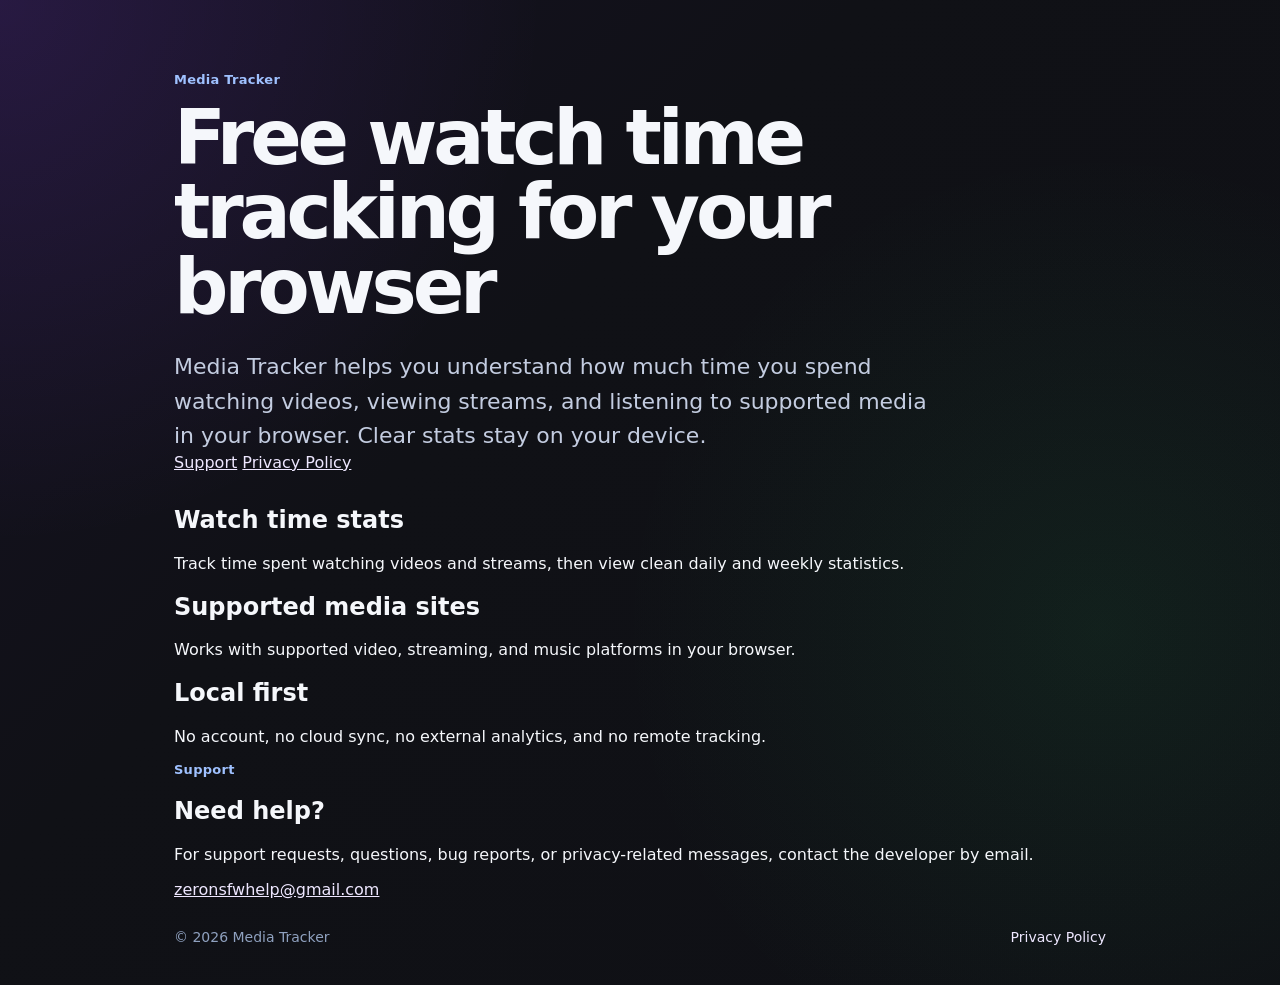
<file: index.html>
<!doctype html>
<html lang="en">
<head>
  <meta charset="utf-8" />
  <meta name="viewport" content="width=device-width, initial-scale=1" />
  <title>Media Tracker — Free Watch Time Tracker</title>
  <meta name="description" content="Media Tracker helps you track video and stream watch time, plus supported music listening time, with clear stats right in your browser." />
  <link rel="stylesheet" href="./styles.css" />
  <link rel="icon" href="./favicon.svg" type="image/svg+xml" />
</head>
<body>
  <main class="page">
    <section class="hero" aria-labelledby="hero-title">
      <p class="eyebrow">Media Tracker</p>

      <h1 id="hero-title">Free watch time tracking for your browser</h1>

      <p class="lead">
        Media Tracker helps you understand how much time you spend watching videos,
        viewing streams, and listening to supported media in your browser.
        Clear stats stay on your device.
      </p>

      <div class="actions" aria-label="Main actions">
        <a class="button button-primary" href="#support">Support</a>
        <a class="button button-secondary" href="./privacy.html">Privacy Policy</a>
      </div>
    </section>

    <section class="cards" aria-label="Main features">
      <article class="card">
        <div class="icon" aria-hidden="true">
          <span class="bar bar-1"></span>
          <span class="bar bar-2"></span>
          <span class="bar bar-3"></span>
        </div>
        <h2>Watch time stats</h2>
        <p>
          Track time spent watching videos and streams, then view clean daily
          and weekly statistics.
        </p>
      </article>

      <article class="card">
        <div class="icon icon-dot" aria-hidden="true"></div>
        <h2>Supported media sites</h2>
        <p>
          Works with supported video, streaming, and music platforms in your browser.
        </p>
      </article>

      <article class="card">
        <div class="icon icon-lock" aria-hidden="true"></div>
        <h2>Local first</h2>
        <p>
          No account, no cloud sync, no external analytics, and no remote tracking.
        </p>
      </article>
    </section>

    <section id="support" class="support" aria-labelledby="support-title">
      <div>
        <p class="eyebrow">Support</p>
        <h2 id="support-title">Need help?</h2>
        <p>
          For support requests, questions, bug reports, or privacy-related messages,
          contact the developer by email.
        </p>
      </div>

      <a class="support-email" href="mailto:zeronsfwhelp@gmail.com">
        zeronsfwhelp@gmail.com
      </a>
    </section>

    <footer class="footer">
      <span>© <span id="year"></span> Media Tracker</span>
      <a href="./privacy.html">Privacy Policy</a>
    </footer>
  </main>

  <script>
    document.getElementById("year").textContent = new Date().getFullYear();
  </script>
</body>
</html>
</file>
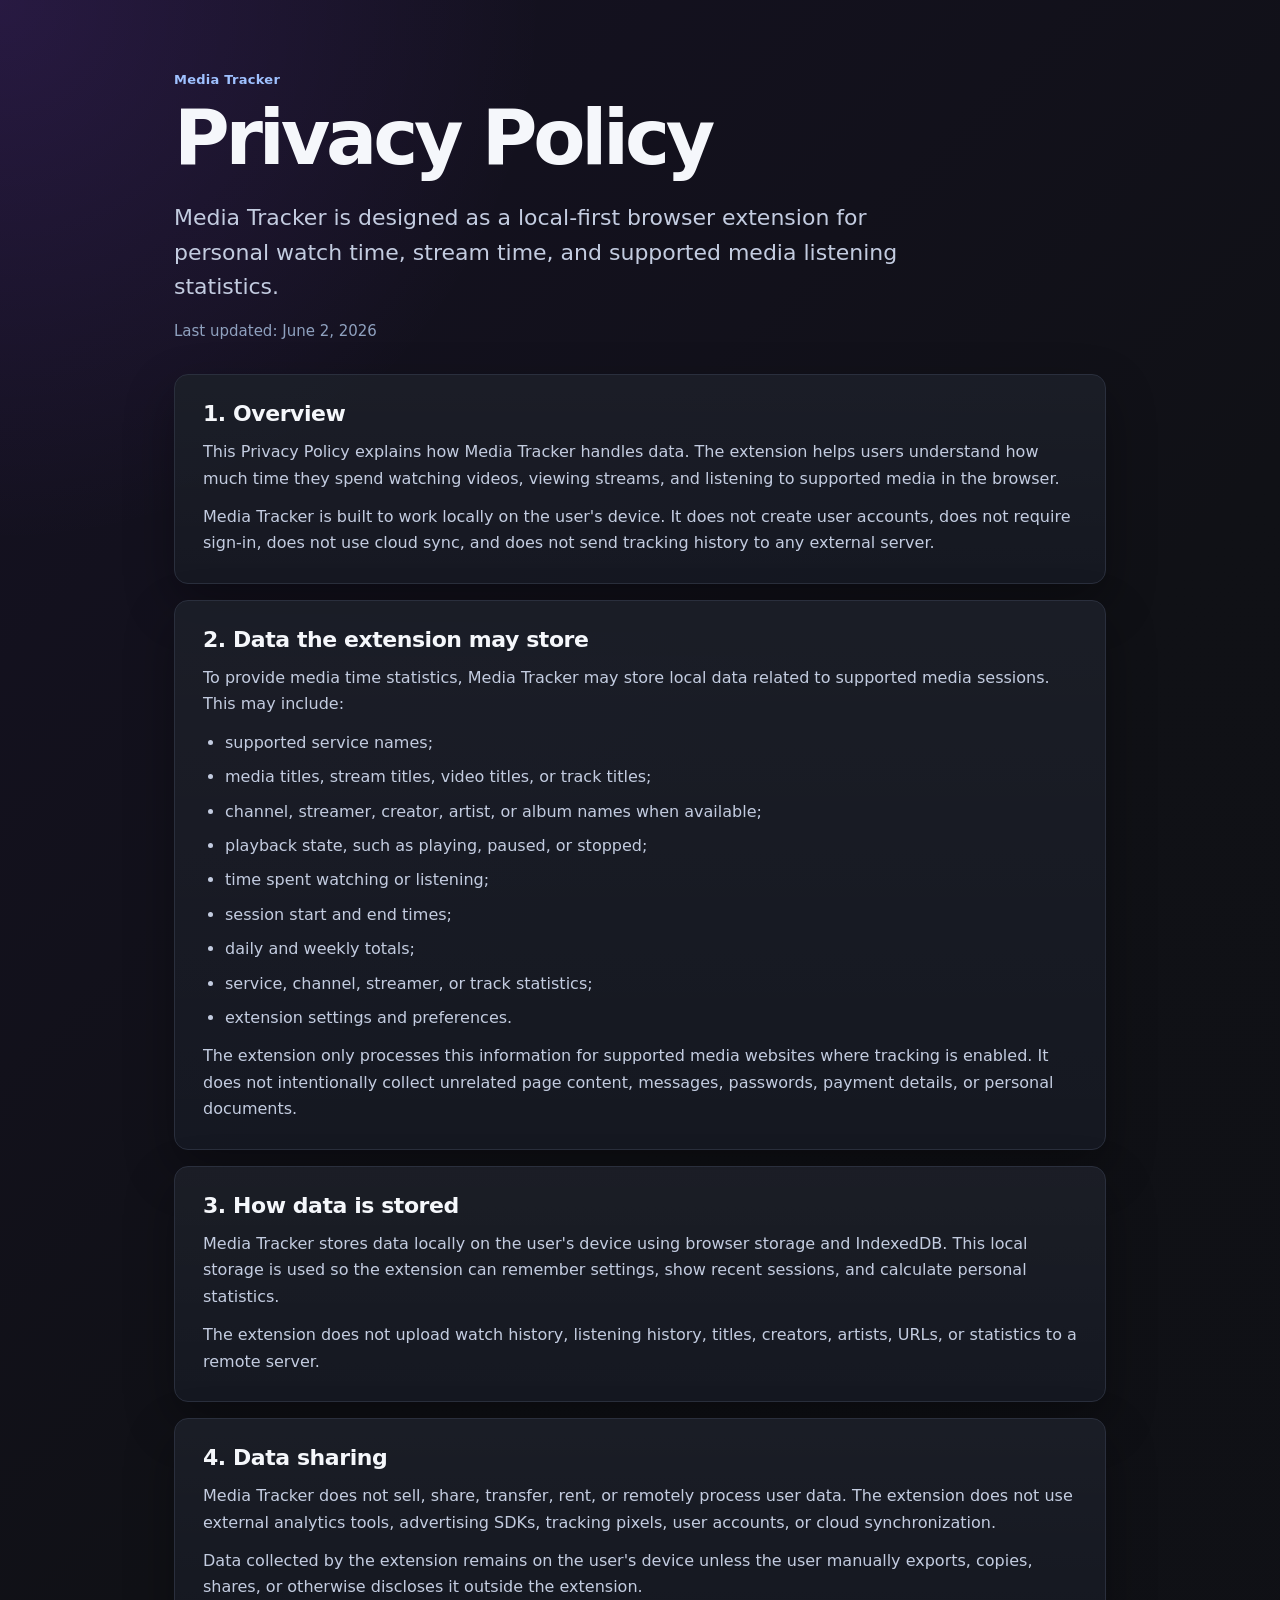
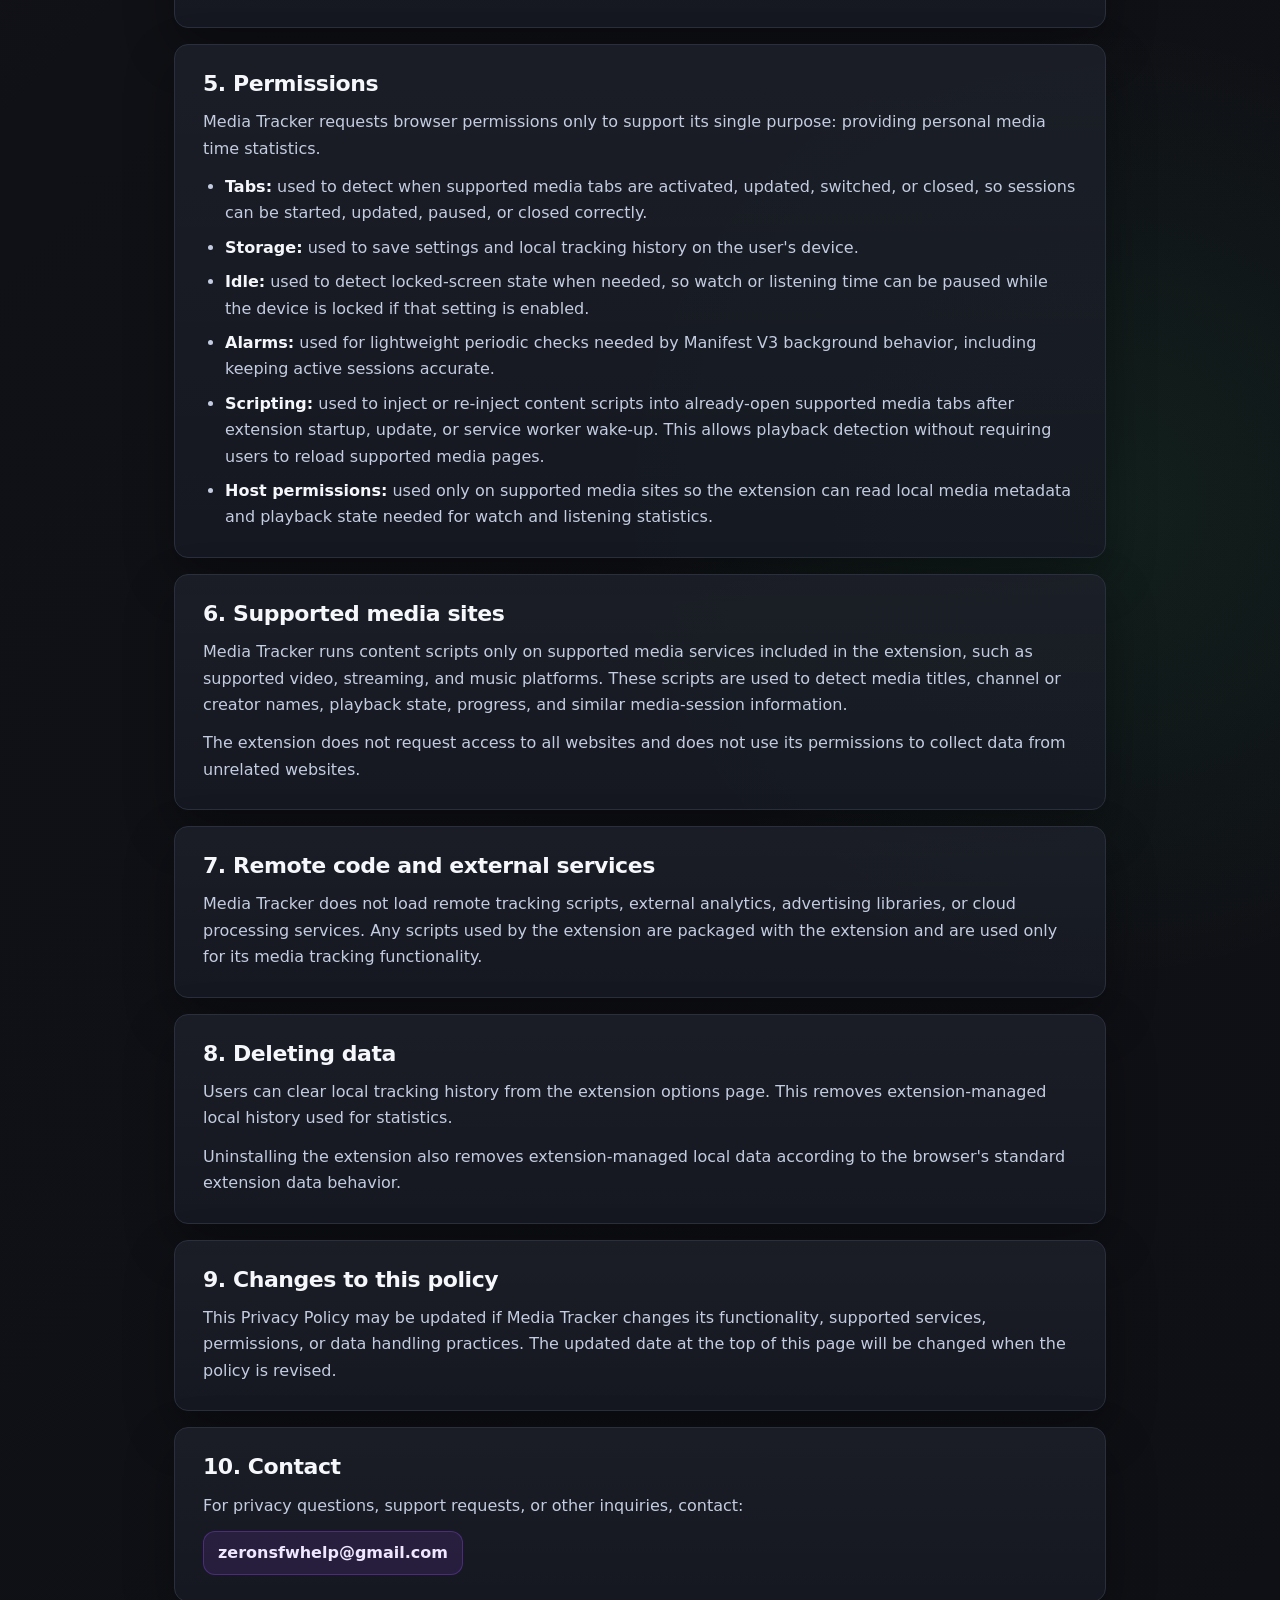
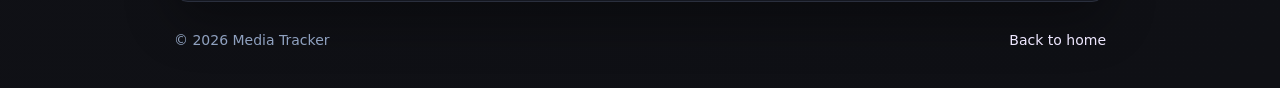
<file: privacy.html>
<!doctype html>
<html lang="en">
<head>
  <meta charset="utf-8" />
  <meta name="viewport" content="width=device-width, initial-scale=1" />
  <title>Privacy Policy — Media Tracker</title>
  <meta name="description" content="Privacy Policy for Media Tracker, a browser extension for local watch time and media statistics." />
  <link rel="stylesheet" href="./styles.css" />
  <link rel="icon" href="./favicon.svg" type="image/svg+xml" />
</head>
<body>
  <main class="page">
    <header class="hero">
      <p class="eyebrow">Media Tracker</p>
      <h1>Privacy Policy</h1>
      <p class="lead">
        Media Tracker is designed as a local-first browser extension for personal
        watch time, stream time, and supported media listening statistics.
      </p>
      <p class="updated">Last updated: June 2, 2026</p>
    </header>

    <section class="policy-card">
      <h2>1. Overview</h2>
      <p>
        This Privacy Policy explains how Media Tracker handles data. The extension
        helps users understand how much time they spend watching videos, viewing
        streams, and listening to supported media in the browser.
      </p>
      <p>
        Media Tracker is built to work locally on the user's device. It does not
        create user accounts, does not require sign-in, does not use cloud sync,
        and does not send tracking history to any external server.
      </p>
    </section>

    <section class="policy-card">
      <h2>2. Data the extension may store</h2>
      <p>
        To provide media time statistics, Media Tracker may store local data related
        to supported media sessions. This may include:
      </p>
      <ul>
        <li>supported service names;</li>
        <li>media titles, stream titles, video titles, or track titles;</li>
        <li>channel, streamer, creator, artist, or album names when available;</li>
        <li>playback state, such as playing, paused, or stopped;</li>
        <li>time spent watching or listening;</li>
        <li>session start and end times;</li>
        <li>daily and weekly totals;</li>
        <li>service, channel, streamer, or track statistics;</li>
        <li>extension settings and preferences.</li>
      </ul>
      <p>
        The extension only processes this information for supported media websites
        where tracking is enabled. It does not intentionally collect unrelated page
        content, messages, passwords, payment details, or personal documents.
      </p>
    </section>

    <section class="policy-card">
      <h2>3. How data is stored</h2>
      <p>
        Media Tracker stores data locally on the user's device using browser storage
        and IndexedDB. This local storage is used so the extension can remember
        settings, show recent sessions, and calculate personal statistics.
      </p>
      <p>
        The extension does not upload watch history, listening history, titles,
        creators, artists, URLs, or statistics to a remote server.
      </p>
    </section>

    <section class="policy-card">
      <h2>4. Data sharing</h2>
      <p>
        Media Tracker does not sell, share, transfer, rent, or remotely process user
        data. The extension does not use external analytics tools, advertising SDKs,
        tracking pixels, user accounts, or cloud synchronization.
      </p>
      <p>
        Data collected by the extension remains on the user's device unless the user
        manually exports, copies, shares, or otherwise discloses it outside the
        extension.
      </p>
    </section>

    <section class="policy-card">
      <h2>5. Permissions</h2>
      <p>
        Media Tracker requests browser permissions only to support its single
        purpose: providing personal media time statistics.
      </p>
      <ul>
        <li>
          <strong>Tabs:</strong> used to detect when supported media tabs are
          activated, updated, switched, or closed, so sessions can be started,
          updated, paused, or closed correctly.
        </li>
        <li>
          <strong>Storage:</strong> used to save settings and local tracking history
          on the user's device.
        </li>
        <li>
          <strong>Idle:</strong> used to detect locked-screen state when needed, so
          watch or listening time can be paused while the device is locked if that
          setting is enabled.
        </li>
        <li>
          <strong>Alarms:</strong> used for lightweight periodic checks needed by
          Manifest V3 background behavior, including keeping active sessions accurate.
        </li>
        <li>
          <strong>Scripting:</strong> used to inject or re-inject content scripts
          into already-open supported media tabs after extension startup, update, or
          service worker wake-up. This allows playback detection without requiring
          users to reload supported media pages.
        </li>
        <li>
          <strong>Host permissions:</strong> used only on supported media sites so
          the extension can read local media metadata and playback state needed for
          watch and listening statistics.
        </li>
      </ul>
    </section>

    <section class="policy-card">
      <h2>6. Supported media sites</h2>
      <p>
        Media Tracker runs content scripts only on supported media services included
        in the extension, such as supported video, streaming, and music platforms.
        These scripts are used to detect media titles, channel or creator names,
        playback state, progress, and similar media-session information.
      </p>
      <p>
        The extension does not request access to all websites and does not use its
        permissions to collect data from unrelated websites.
      </p>
    </section>

    <section class="policy-card">
      <h2>7. Remote code and external services</h2>
      <p>
        Media Tracker does not load remote tracking scripts, external analytics,
        advertising libraries, or cloud processing services. Any scripts used by the
        extension are packaged with the extension and are used only for its media
        tracking functionality.
      </p>
    </section>

    <section class="policy-card">
      <h2>8. Deleting data</h2>
      <p>
        Users can clear local tracking history from the extension options page. This
        removes extension-managed local history used for statistics.
      </p>
      <p>
        Uninstalling the extension also removes extension-managed local data according
        to the browser's standard extension data behavior.
      </p>
    </section>

    <section class="policy-card">
      <h2>9. Changes to this policy</h2>
      <p>
        This Privacy Policy may be updated if Media Tracker changes its functionality,
        supported services, permissions, or data handling practices. The updated date
        at the top of this page will be changed when the policy is revised.
      </p>
    </section>

    <section class="policy-card">
      <h2>10. Contact</h2>
      <p>
        For privacy questions, support requests, or other inquiries, contact:
      </p>
      <p>
        <a class="email-link" href="mailto:zeronsfwhelp@gmail.com">
          zeronsfwhelp@gmail.com
        </a>
      </p>
    </section>

    <footer class="footer">
      <span>© <span id="year"></span> Media Tracker</span>
      <a href="./index.html">Back to home</a>
    </footer>
  </main>

  <script>
    document.getElementById("year").textContent = new Date().getFullYear();
  </script>
</body>
</html>
</file>
<file: styles.css>
:root {
  --bg: #101116;
  --card: rgba(23, 26, 35, 0.86);
  --card-border: #2a2f3d;
  --text: #f5f7fb;
  --muted: #c3cce0;
  --muted-2: #8fa1bf;
  --purple: #9a4dff;
  --purple-2: #7237ff;
  --green: #31dc73;
  --blue: #9fc1ff;
  --shadow: rgba(0, 0, 0, 0.32);
}

* {
  box-sizing: border-box;
}

html {
  scroll-behavior: smooth;
}

body {
  margin: 0;
  min-height: 100vh;
  font-family:
    Inter, ui-sans-serif, system-ui, -apple-system, BlinkMacSystemFont,
    "Segoe UI", Roboto, Arial, sans-serif;
  color: var(--text);
  background:
    radial-gradient(circle at 0% 0%, rgba(154, 77, 255, 0.14), transparent 34rem),
    radial-gradient(circle at 86% 64%, rgba(49, 220, 115, 0.08), transparent 30rem),
    linear-gradient(135deg, #151123 0%, var(--bg) 38%, #0f1015 100%);
}

a {
  color: #eee7ff;
}

.page {
  width: min(100%, 980px);
  margin: 0 auto;
  padding: 72px 24px 40px;
}

.hero {
  max-width: 760px;
  margin-bottom: 34px;
}

.eyebrow {
  margin: 0 0 14px;
  color: var(--blue);
  font-size: 13px;
  font-weight: 800;
  letter-spacing: 0.02em;
}

h1 {
  margin: 0;
  max-width: 720px;
  font-size: clamp(44px, 7vw, 76px);
  line-height: 0.98;
  letter-spacing: -0.055em;
}

.lead {
  max-width: 760px;
  margin: 26px 0 0;
  color: var(--muted);
  font-size: clamp(18px, 2vw, 22px);
  line-height: 1.55;
}

.updated {
  margin: 18px 0 0;
  color: var(--muted-2);
  font-size: 15px;
}

.policy-card {
  border: 1px solid var(--card-border);
  border-radius: 14px;
  background:
    linear-gradient(180deg, rgba(255, 255, 255, 0.025), rgba(255, 255, 255, 0)),
    var(--card);
  box-shadow: 0 20px 50px var(--shadow);
  padding: 26px 28px;
  margin-bottom: 16px;
}

.policy-card h2 {
  margin: 0 0 12px;
  font-size: 22px;
  line-height: 1.2;
  letter-spacing: -0.02em;
}

.policy-card p,
.policy-card li {
  color: var(--muted);
  font-size: 16px;
  line-height: 1.65;
}

.policy-card p {
  margin: 12px 0 0;
}

.policy-card ul {
  margin: 12px 0 0;
  padding-left: 22px;
}

.policy-card li + li {
  margin-top: 8px;
}

strong {
  color: var(--text);
}

.email-link {
  display: inline-flex;
  align-items: center;
  min-height: 44px;
  padding: 0 14px;
  border-radius: 12px;
  background: rgba(154, 77, 255, 0.12);
  border: 1px solid rgba(154, 77, 255, 0.32);
  color: #eee7ff;
  font-weight: 800;
  text-decoration: none;
}

.email-link:hover {
  text-decoration: underline;
}

.footer {
  display: flex;
  justify-content: space-between;
  gap: 18px;
  margin-top: 30px;
  color: var(--muted-2);
  font-size: 14px;
}

.footer a {
  color: #eee7ff;
  text-decoration: none;
}

.footer a:hover {
  text-decoration: underline;
}

@media (max-width: 720px) {
  .page {
    padding-top: 42px;
  }

  .policy-card {
    padding: 22px;
  }

  .footer {
    flex-direction: column;
  }
}
</file>
